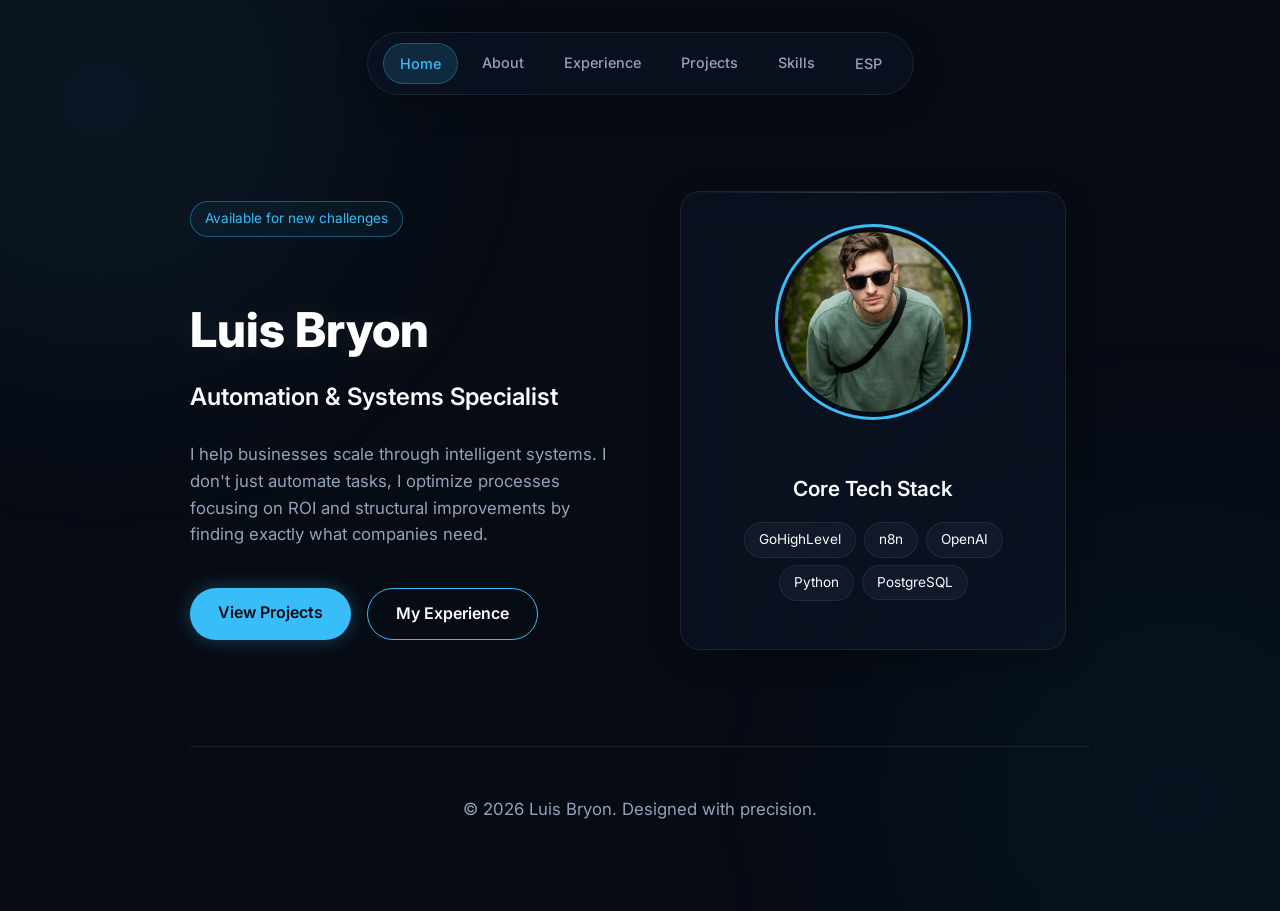
<file: index.html>
<!DOCTYPE html>
<html lang="en">
<head>
    <meta charset="UTF-8">
    <meta name="viewport" content="width=device-width, initial-scale=1.0">
    <title>Luis Bryon | Automation & GHL Expert</title>
    <link rel="stylesheet" href="style.css">
    <link href="https://fonts.googleapis.com/css2?family=Inter:wght@400;500;600;800&family=JetBrains+Mono&display=swap" rel="stylesheet">
</head>
<body>
    <div class="container">
        <nav>
            <div class="nav-container">
                <a href="index.html" data-en="Home" data-es="Inicio">Home</a>
                <a href="acerca.html" data-en="About" data-es="Sobre mí">About</a>
                <a href="historia.html" data-en="Experience" data-es="Experiencia">Experience</a>
                <a href="proyectos.html" data-en="Projects" data-es="Proyectos">Projects</a>
                <a href="skills.html" data-en="Skills" data-es="Habilidades">Skills</a>
                <button id="lang-toggle" class="lang-btn">ESP</button>
            </div>
        </nav>

        <main>
            <section style="margin-top: 6rem; margin-bottom: 6rem;">
                <div class="grid-2" style="align-items: center;">
                    <div>
                        <div class="tag highlight" style="display: inline-block; margin-bottom: 1.5rem;" data-en="Available for new challenges" data-es="Disponible para nuevos retos">Available for new challenges</div>
                        <h1 data-en="Luis Bryon" data-es="Luis Bryon">Luis Bryon</h1>
                        <h2 style="color: var(--text-main); font-size: 1.5rem;" data-en="Automation & Systems Specialist" data-es="Especialista en Sistemas & Automatización">Automation & Systems Specialist</h2>
                        <p data-en="I help businesses scale through intelligent systems. I don't just automate tasks, I optimize processes focusing on ROI and structural improvements by finding exactly what companies need." data-es="Ayudo a escalar negocios mediante sistemas inteligentes. No solo automatizo tareas, optimizo procesos enfocándome en el ROI y mejoras estructurales, detectando los puntos débiles de cada empresa.">
                            I help businesses scale through intelligent systems. I don't just automate tasks, I optimize processes focusing on ROI and structural improvements by finding exactly what companies need.
                        </p>
                        <div style="margin-top: 2.5rem; display: flex; gap: 1rem; flex-wrap: wrap;">
                            <a href="proyectos.html" class="btn-primary" data-en="View Projects" data-es="Ver Proyectos">View Projects</a>
                            <a href="historia.html" class="btn-primary" style="background: transparent; border: 1px solid var(--accent); color: var(--text-main); box-shadow: none;" data-en="My Experience" data-es="Mi Experiencia">My Experience</a>
                        </div>
                    </div>
                    <div style="display: flex; justify-content: center;">
                        <div class="glass-card" style="text-align: center; max-width: 320px; width: 100%;">
                            <img src="assets/images/profile.webp" alt="Luis Bryon" style="width: 180px; height: 180px; border-radius: 50%; object-fit: cover; margin-bottom: 1.5rem; border: 3px solid var(--accent); padding: 5px; background: var(--bg-dark);" onerror="this.src='https://via.placeholder.com/180/0f172a/38bdf8?text=LB'">
                            <h3 data-en="Core Tech Stack" data-es="Stack Principal">Core Tech Stack</h3>
                            <div class="tag-container" style="justify-content: center; margin-top: 1rem;">
                                <span class="tag">GoHighLevel</span>
                                <span class="tag">n8n</span>
                                <span class="tag">OpenAI</span>
                                <span class="tag">Python</span>
                                <span class="tag">PostgreSQL</span>
                            </div>
                        </div>
                    </div>
                </div>
            </section>
        </main>

        <footer>
            <p data-en="&copy; 2026 Luis Bryon. Designed with precision." data-es="&copy; 2026 Luis Bryon. Diseñado con precisión.">&copy; 2026 Luis Bryon. Designed with precision.</p>
        </footer>
    </div>
    <script src="script.js"></script>
</body>
</html>
</file>
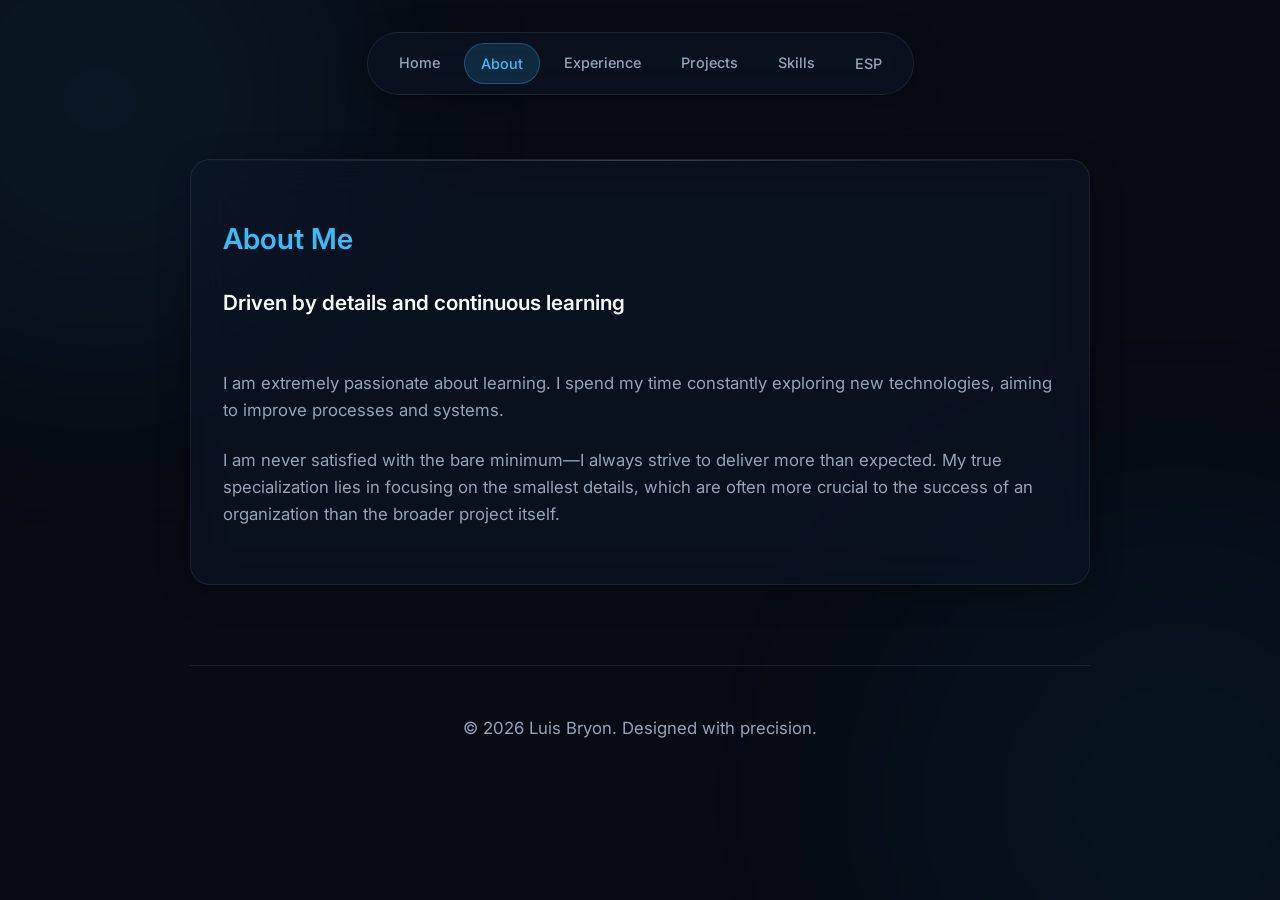
<file: acerca.html>
<!DOCTYPE html>
<html lang="en">
<head>
    <meta charset="UTF-8">
    <meta name="viewport" content="width=device-width, initial-scale=1.0">
    <title>About | Luis Bryon</title>
    <link rel="stylesheet" href="style.css">
    <link href="https://fonts.googleapis.com/css2?family=Inter:wght@400;500;600;800&family=JetBrains+Mono&display=swap" rel="stylesheet">
</head>
<body>
    <div class="container">
        <nav>
            <div class="nav-container">
                <a href="index.html" data-en="Home" data-es="Inicio">Home</a>
                <a href="acerca.html" data-en="About" data-es="Sobre mí">About</a>
                <a href="historia.html" data-en="Experience" data-es="Experiencia">Experience</a>
                <a href="proyectos.html" data-en="Projects" data-es="Proyectos">Projects</a>
                <a href="skills.html" data-en="Skills" data-es="Habilidades">Skills</a>
                <button id="lang-toggle" class="lang-btn">ESP</button>
            </div>
        </nav>

        <main>
            <div class="glass-card" style="margin-top: 2rem;">
                <h2 data-en="About Me" data-es="Sobre mí">About Me</h2>
                <h3 data-en="Driven by details and continuous learning" data-es="Impulsado por los detalles y el aprendizaje continuo">Driven by details and continuous learning</h3>
                <br>
                <p data-en="I am extremely passionate about learning. I spend my time constantly exploring new technologies, aiming to improve processes and systems." data-es="Me apasiona aprender demasiado, todo el tiempo. Constantemente exploro nuevas tecnologías con el objetivo de mejorar procesos y sistemas.">
                    I am extremely passionate about learning. I spend my time constantly exploring new technologies, aiming to improve processes and systems.
                </p>
                <p data-en="I am never satisfied with the bare minimum—I always strive to deliver more than expected. My true specialization lies in focusing on the smallest details, which are often more crucial to the success of an organization than the broader project itself." data-es="Nunca estoy conforme con lo mínimo; siempre doy más de lo esperado. Mi verdadera especialidad radica en enfocarme en los detalles más pequeños, que a menudo son más cruciales para el éxito de una organización que el proyecto en general.">
                    I am never satisfied with the bare minimum—I always strive to deliver more than expected. My true specialization lies in focusing on the smallest details, which are often more crucial to the success of an organization than the broader project itself.
                </p>
            </div>
        </main>

        <footer>
            <p data-en="&copy; 2026 Luis Bryon. Designed with precision." data-es="&copy; 2026 Luis Bryon. Diseñado con precisión.">&copy; 2026 Luis Bryon. Designed with precision.</p>
        </footer>
    </div>
    <script src="script.js"></script>
</body>
</html>
</file>
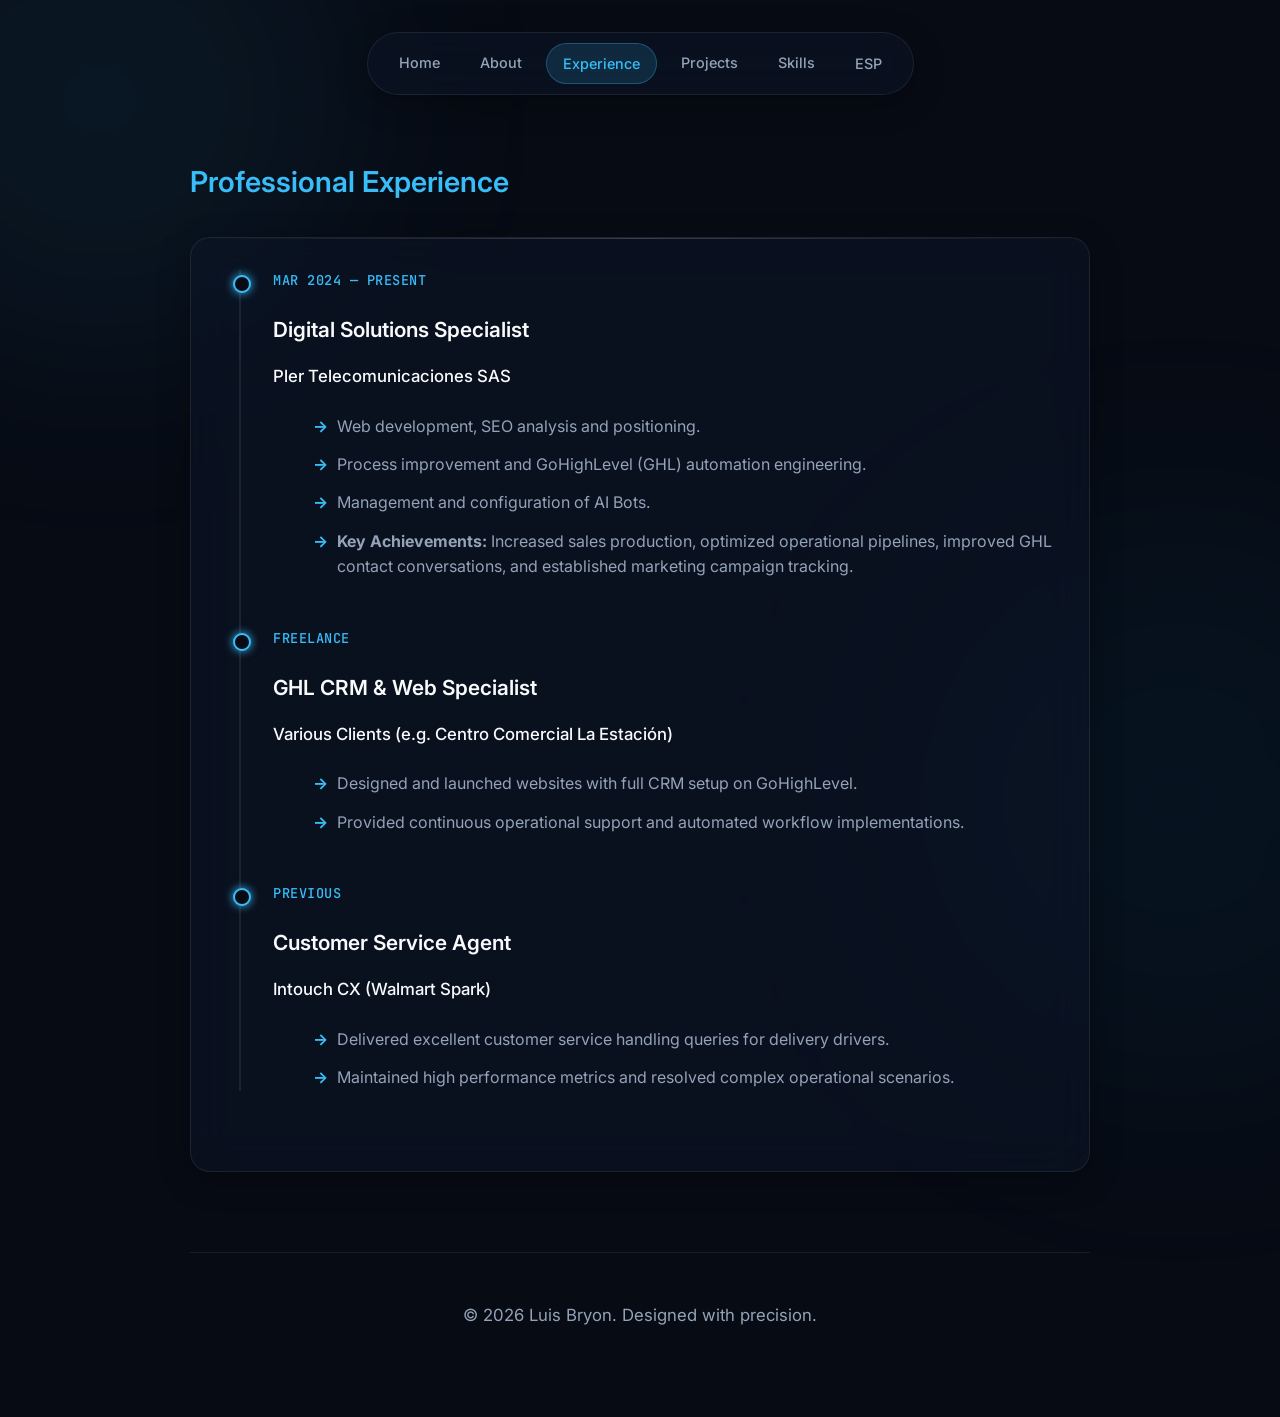
<file: historia.html>
<!DOCTYPE html>
<html lang="en">
<head>
    <meta charset="UTF-8">
    <meta name="viewport" content="width=device-width, initial-scale=1.0">
    <title>Experience | Luis Bryon</title>
    <link rel="stylesheet" href="style.css">
    <link href="https://fonts.googleapis.com/css2?family=Inter:wght@400;500;600;800&family=JetBrains+Mono&display=swap" rel="stylesheet">
</head>
<body>
    <div class="container">
        <nav>
            <div class="nav-container">
                <a href="index.html" data-en="Home" data-es="Inicio">Home</a>
                <a href="acerca.html" data-en="About" data-es="Sobre mí">About</a>
                <a href="historia.html" data-en="Experience" data-es="Experiencia">Experience</a>
                <a href="proyectos.html" data-en="Projects" data-es="Proyectos">Projects</a>
                <a href="skills.html" data-en="Skills" data-es="Habilidades">Skills</a>
                <button id="lang-toggle" class="lang-btn">ESP</button>
            </div>
        </nav>

        <main>
            <h2 data-en="Professional Experience" data-es="Experiencia Profesional">Professional Experience</h2>
            
            <div class="glass-card" style="margin-top: 2rem;">
                <div class="timeline">
                    <!-- Pler Telecomunicaciones -->
                    <div class="timeline-item">
                        <div class="timeline-date">MAR 2024 — PRESENT</div>
                        <h3 data-en="Digital Solutions Specialist" data-es="Especialista en Soluciones Digitales">Digital Solutions Specialist</h3>
                        <p style="color: var(--text-main); font-weight: 500;">Pler Telecomunicaciones SAS</p>
                        <ul class="custom-list">
                            <li data-en="Web development, SEO analysis and positioning." data-es="Desarrollo web, análisis y posicionamiento SEO.">Web development, SEO analysis and positioning.</li>
                            <li data-en="Process improvement and GoHighLevel (GHL) automation engineering." data-es="Mejora de procesos y automatizaciones en GoHighLevel (GHL).">Process improvement and GoHighLevel (GHL) automation engineering.</li>
                            <li data-en="Management and configuration of AI Bots." data-es="Manejo y configuración de Bots de Inteligencia Artificial.">Management and configuration of AI Bots.</li>
                            <li data-en="<strong>Key Achievements:</strong> Increased sales production, optimized operational pipelines, improved GHL contact conversations, and established marketing campaign tracking." data-es="<strong>Logros Clave:</strong> Aumenté la producción de ventas, mejoré procesos operativos y pipelines, optimicé conversaciones con contactos en GHL, y automaticé el trackeo de campañas de Marketing."><strong>Key Achievements:</strong> Increased sales production, optimized operational pipelines, improved GHL contact conversations, and established marketing campaign tracking.</li>
                        </ul>
                    </div>

                    <!-- Freelance -->
                    <div class="timeline-item">
                        <div class="timeline-date">FREELANCE</div>
                        <h3 data-en="GHL CRM & Web Specialist" data-es="Especialista CRM GHL & Web">GHL CRM & Web Specialist</h3>
                        <p style="color: var(--text-main); font-weight: 500;" data-en="Various Clients (e.g. Centro Comercial La Estación)" data-es="Varios Clientes (ej. Centro Comercial La Estación)">Various Clients (e.g. Centro Comercial La Estación)</p>
                        <ul class="custom-list">
                            <li data-en="Designed and launched websites with full CRM setup on GoHighLevel." data-es="Diseño web y configuración completa del CRM en GoHighLevel.">Designed and launched websites with full CRM setup on GoHighLevel.</li>
                            <li data-en="Provided continuous operational support and automated workflow implementations." data-es="Soporte continuo e implementaciones de flujos de automatización.">Provided continuous operational support and automated workflow implementations.</li>
                        </ul>
                    </div>

                    <!-- Intouch CX -->
                    <div class="timeline-item">
                        <div class="timeline-date">PREVIOUS</div>
                        <h3 data-en="Customer Service Agent" data-es="Agente de Servicio al Cliente">Customer Service Agent</h3>
                        <p style="color: var(--text-main); font-weight: 500;">Intouch CX (Walmart Spark)</p>
                        <ul class="custom-list">
                            <li data-en="Delivered excellent customer service handling queries for delivery drivers." data-es="Servicio al cliente excelente atendiendo a repartidores de deliveries.">Delivered excellent customer service handling queries for delivery drivers.</li>
                            <li data-en="Maintained high performance metrics and resolved complex operational scenarios." data-es="Mantuve métricas de alto rendimiento resolviendo escenarios operativos complejos.">Maintained high performance metrics and resolved complex operational scenarios.</li>
                        </ul>
                    </div>
                </div>
            </div>
        </main>

        <footer>
            <p data-en="&copy; 2026 Luis Bryon. Designed with precision." data-es="&copy; 2026 Luis Bryon. Diseñado con precisión.">&copy; 2026 Luis Bryon. Designed with precision.</p>
        </footer>
    </div>
    <script src="script.js"></script>
</body>
</html>
</file>
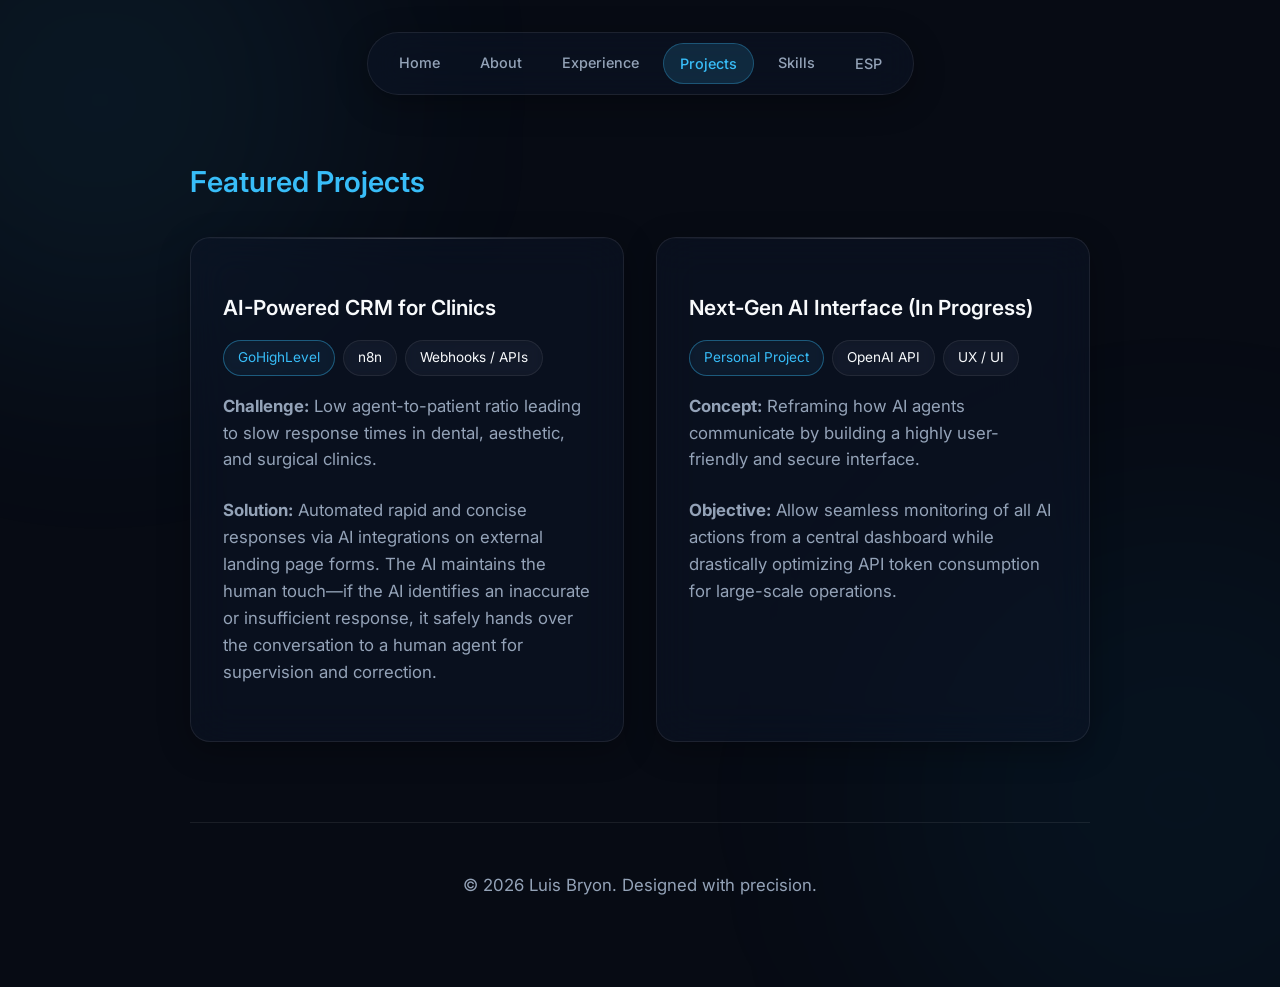
<file: proyectos.html>
<!DOCTYPE html>
<html lang="en">
<head>
    <meta charset="UTF-8">
    <meta name="viewport" content="width=device-width, initial-scale=1.0">
    <title>Projects | Luis Bryon</title>
    <link rel="stylesheet" href="style.css">
    <link href="https://fonts.googleapis.com/css2?family=Inter:wght@400;500;600;800&family=JetBrains+Mono&display=swap" rel="stylesheet">
</head>
<body>
    <div class="container">
        <nav>
            <div class="nav-container">
                <a href="index.html" data-en="Home" data-es="Inicio">Home</a>
                <a href="acerca.html" data-en="About" data-es="Sobre mí">About</a>
                <a href="historia.html" data-en="Experience" data-es="Experiencia">Experience</a>
                <a href="proyectos.html" data-en="Projects" data-es="Proyectos">Projects</a>
                <a href="skills.html" data-en="Skills" data-es="Habilidades">Skills</a>
                <button id="lang-toggle" class="lang-btn">ESP</button>
            </div>
        </nav>

        <main>
            <h2 data-en="Featured Projects" data-es="Proyectos Destacados">Featured Projects</h2>
            
            <div class="grid-2" style="margin-top: 2rem;">
                <!-- AI CRM -->
                <div class="glass-card">
                    <h3 data-en="AI-Powered CRM for Clinics" data-es="CRM con IA para Clínicas">AI-Powered CRM for Clinics</h3>
                    <div class="tag-container" style="margin-top: 1rem; margin-bottom: 1rem;">
                        <span class="tag highlight">GoHighLevel</span>
                        <span class="tag">n8n</span>
                        <span class="tag">Webhooks / APIs</span>
                    </div>
                    <p data-en="<strong>Challenge:</strong> Low agent-to-patient ratio leading to slow response times in dental, aesthetic, and surgical clinics." data-es="<strong>Reto:</strong> Pocos agentes para una gran cantidad de pacientes, lo que generaba tiempos de respuesta lentos en clínicas dentales, estéticas y quirúrgicas.">
                        <strong>Challenge:</strong> Low agent-to-patient ratio leading to slow response times in dental, aesthetic, and surgical clinics.
                    </p>
                    <p data-en="<strong>Solution:</strong> Automated rapid and concise responses via AI integrations on external landing page forms. The AI maintains the human touch—if the AI identifies an inaccurate or insufficient response, it safely hands over the conversation to a human agent for supervision and correction." data-es="<strong>Solución:</strong> Respuestas automatizadas, rápidas y concisas mediante integraciones de IA en formularios externos de landing pages. Si la IA detecta que no puede dar una respuesta adecuada, cede el control a un humano, manteniendo la supervisión.">
                        <strong>Solution:</strong> Automated rapid and concise responses via AI integrations on external landing page forms. The AI maintains the human touch—if the AI identifies an inaccurate or insufficient response, it safely hands over the conversation to a human agent for supervision and correction.
                    </p>
                </div>

                <!-- Next-Gen AI Interface -->
                <div class="glass-card">
                    <h3 data-en="Next-Gen AI Interface (In Progress)" data-es="Interfaz IA de Nueva Generación (En progreso)">Next-Gen AI Interface (In Progress)</h3>
                    <div class="tag-container" style="margin-top: 1rem; margin-bottom: 1rem;">
                        <span class="tag highlight">Personal Project</span>
                        <span class="tag">OpenAI API</span>
                        <span class="tag">UX / UI</span>
                    </div>
                    <p data-en="<strong>Concept:</strong> Reframing how AI agents communicate by building a highly user-friendly and secure interface." data-es="<strong>Concepto:</strong> Replantear cómo se comunican los agentes de IA construyendo una interfaz altamente amigable y segura.">
                        <strong>Concept:</strong> Reframing how AI agents communicate by building a highly user-friendly and secure interface.
                    </p>
                    <p data-en="<strong>Objective:</strong> Allow seamless monitoring of all AI actions from a central dashboard while drastically optimizing API token consumption for large-scale operations." data-es="<strong>Objetivo:</strong> Permitir la supervisión visual de todo lo que hacen los agentes y optimizar drásticamente el consumo de tokens en operaciones a gran escala.">
                        <strong>Objective:</strong> Allow seamless monitoring of all AI actions from a central dashboard while drastically optimizing API token consumption for large-scale operations.
                    </p>
                </div>
            </div>
        </main>

        <footer>
            <p data-en="&copy; 2026 Luis Bryon. Designed with precision." data-es="&copy; 2026 Luis Bryon. Diseñado con precisión.">&copy; 2026 Luis Bryon. Designed with precision.</p>
        </footer>
    </div>
    <script src="script.js"></script>
</body>
</html>
</file>
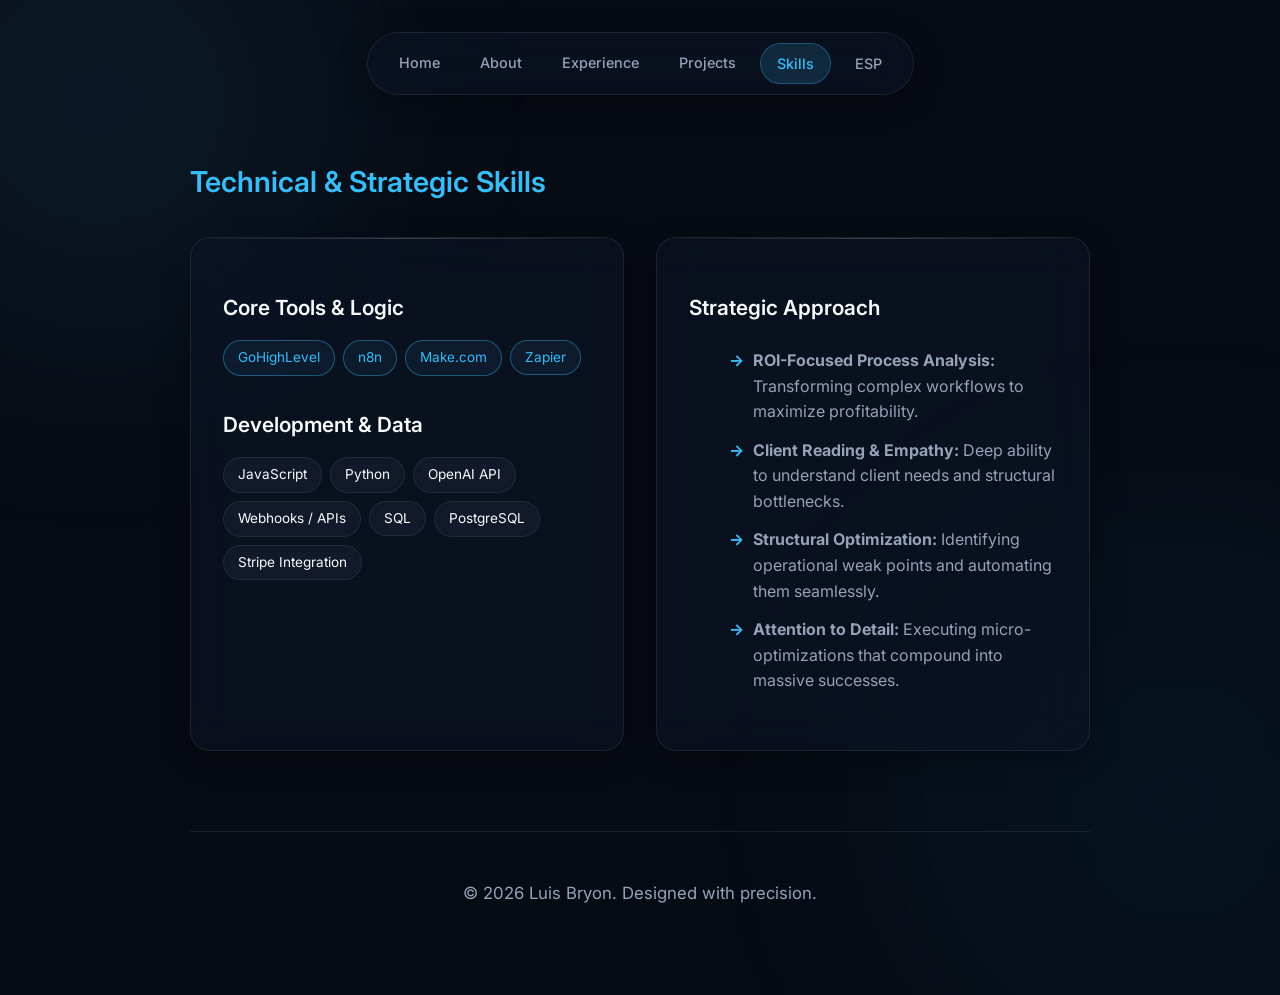
<file: skills.html>
<!DOCTYPE html>
<html lang="en">
<head>
    <meta charset="UTF-8">
    <meta name="viewport" content="width=device-width, initial-scale=1.0">
    <title>Skills | Luis Bryon</title>
    <link rel="stylesheet" href="style.css">
    <link href="https://fonts.googleapis.com/css2?family=Inter:wght@400;500;600;800&family=JetBrains+Mono&display=swap" rel="stylesheet">
</head>
<body>
    <div class="container">
        <nav>
            <div class="nav-container">
                <a href="index.html" data-en="Home" data-es="Inicio">Home</a>
                <a href="acerca.html" data-en="About" data-es="Sobre mí">About</a>
                <a href="historia.html" data-en="Experience" data-es="Experiencia">Experience</a>
                <a href="proyectos.html" data-en="Projects" data-es="Proyectos">Projects</a>
                <a href="skills.html" data-en="Skills" data-es="Habilidades">Skills</a>
                <button id="lang-toggle" class="lang-btn">ESP</button>
            </div>
        </nav>

        <main>
            <h2 data-en="Technical & Strategic Skills" data-es="Habilidades Técnicas y Estratégicas">Technical & Strategic Skills</h2>
            
            <div class="grid-2" style="margin-top: 2rem;">
                <div class="glass-card">
                    <h3 data-en="Core Tools & Logic" data-es="Herramientas y Lógica">Core Tools & Logic</h3>
                    <div class="tag-container" style="margin-top: 1rem; margin-bottom: 2rem;">
                        <span class="tag highlight">GoHighLevel</span>
                        <span class="tag highlight">n8n</span>
                        <span class="tag highlight">Make.com</span>
                        <span class="tag highlight">Zapier</span>
                    </div>
                    
                    <h3 data-en="Development & Data" data-es="Desarrollo y Datos">Development & Data</h3>
                    <div class="tag-container" style="margin-top: 1rem;">
                        <span class="tag">JavaScript</span>
                        <span class="tag">Python</span>
                        <span class="tag">OpenAI API</span>
                        <span class="tag">Webhooks / APIs</span>
                        <span class="tag">SQL</span>
                        <span class="tag">PostgreSQL</span>
                        <span class="tag">Stripe Integration</span>
                    </div>
                </div>

                <div class="glass-card">
                    <h3 data-en="Strategic Approach" data-es="Enfoque Estratégico">Strategic Approach</h3>
                    <ul class="custom-list" style="margin-top: 1.5rem;">
                        <li data-en="<strong>ROI-Focused Process Analysis:</strong> Transforming complex workflows to maximize profitability." data-es="<strong>Análisis de Procesos (ROI):</strong> Transformación de flujos de trabajo para maximizar rentabilidad."><strong>ROI-Focused Process Analysis:</strong> Transforming complex workflows to maximize profitability.</li>
                        <li data-en="<strong>Client Reading & Empathy:</strong> Deep ability to understand client needs and structural bottlenecks." data-es="<strong>Lectura del Cliente:</strong> Capacidad profunda para entender necesidades y cuellos de botella estructurales."><strong>Client Reading & Empathy:</strong> Deep ability to understand client needs and structural bottlenecks.</li>
                        <li data-en="<strong>Structural Optimization:</strong> Identifying operational weak points and automating them seamlessly." data-es="<strong>Optimización Estructural:</strong> Identificación de puntos débiles operativos y su automatización."><strong>Structural Optimization:</strong> Identifying operational weak points and automating them seamlessly.</li>
                        <li data-en="<strong>Attention to Detail:</strong> Executing micro-optimizations that compound into massive successes." data-es="<strong>Atención al Detalle:</strong> Ejecución de micro-optimizaciones cruciales para el éxito masivo."><strong>Attention to Detail:</strong> Executing micro-optimizations that compound into massive successes.</li>
                    </ul>
                </div>
            </div>
        </main>

        <footer>
            <p data-en="&copy; 2026 Luis Bryon. Designed with precision." data-es="&copy; 2026 Luis Bryon. Diseñado con precisión.">&copy; 2026 Luis Bryon. Designed with precision.</p>
        </footer>
    </div>
    <script src="script.js"></script>
</body>
</html>
</file>
<file: style.css>
:root {
    --bg-dark: #070b14;
    --glass-bg: rgba(15, 23, 42, 0.45);
    --glass-border: rgba(255, 255, 255, 0.08);
    --glass-shadow: 0 8px 32px 0 rgba(0, 0, 0, 0.3);
    --text-main: #f8fafc;
    --text-dim: #94a3b8;
    --accent: #38bdf8;
    --accent-hover: #0ea5e9;
}

body {
    background-color: var(--bg-dark);
    color: var(--text-main);
    font-family: 'Inter', -apple-system, sans-serif;
    line-height: 1.6;
    margin: 0;
    padding: 0;
    position: relative;
    overflow-x: hidden;
    min-height: 100vh;
}

/* Apple-style Glass Background Orbs */
body::before, body::after {
    content: '';
    position: fixed;
    border-radius: 50%;
    filter: blur(120px);
    z-index: -1;
    opacity: 0.5;
}
body::before {
    width: 500px;
    height: 500px;
    background: rgba(56, 189, 248, 0.15);
    top: -150px;
    left: -150px;
}
body::after {
    width: 600px;
    height: 600px;
    background: rgba(14, 165, 233, 0.1);
    bottom: -200px;
    right: -200px;
}

.container {
    max-width: 900px;
    margin: 0 auto;
    padding: 2rem 1.5rem;
}

/* Glass Navbar */
nav {
    margin-bottom: 4rem;
    position: sticky;
    top: 20px;
    z-index: 100;
    display: flex;
    justify-content: center;
}
.nav-container {
    display: flex;
    gap: 8px;
    justify-content: center;
    background: var(--glass-bg);
    backdrop-filter: blur(20px);
    -webkit-backdrop-filter: blur(20px);
    padding: 10px 15px;
    border-radius: 50px;
    border: 1px solid var(--glass-border);
    box-shadow: var(--glass-shadow);
    flex-wrap: wrap;
}
.nav-container a, .lang-btn {
    color: var(--text-dim);
    text-decoration: none;
    font-size: 0.9rem;
    font-weight: 500;
    padding: 8px 16px;
    border-radius: 30px;
    transition: all 0.3s ease;
    background: transparent;
    border: none;
    cursor: pointer;
    font-family: inherit;
}
.nav-container a:hover, .lang-btn:hover {
    color: var(--text-main);
    background: rgba(255, 255, 255, 0.05);
}
.nav-container a.active {
    background: rgba(56, 189, 248, 0.15);
    color: var(--accent);
    border: 1px solid rgba(56, 189, 248, 0.3);
}

/* Glass Cards */
.glass-card {
    background: var(--glass-bg);
    backdrop-filter: blur(20px);
    -webkit-backdrop-filter: blur(20px);
    border: 1px solid var(--glass-border);
    border-radius: 20px;
    padding: 2rem;
    box-shadow: var(--glass-shadow);
    transition: transform 0.3s ease, border-color 0.3s ease;
    position: relative;
    overflow: hidden;
}
.glass-card::before {
    content: '';
    position: absolute;
    top: 0; left: 0; right: 0;
    height: 1px;
    background: linear-gradient(90deg, transparent, rgba(255,255,255,0.2), transparent);
}
.glass-card:hover {
    transform: translateY(-5px);
    border-color: rgba(56, 189, 248, 0.3);
}

/* Typography */
h1 { font-size: 3rem; font-weight: 800; margin-bottom: 0.5rem; line-height: 1.2; color: #fff; text-shadow: 0 0 30px rgba(255,255,255,0.1); }
h2 { font-size: 1.8rem; font-weight: 600; margin-bottom: 1.5rem; color: var(--accent); }
h3 { font-size: 1.3rem; font-weight: 600; margin-bottom: 0.5rem; color: var(--text-main); }
p { color: var(--text-dim); margin-bottom: 1.5rem; font-size: 1.05rem; }

/* Buttons */
.btn-primary {
    display: inline-block;
    background: var(--accent);
    color: #070b14;
    font-weight: 600;
    padding: 12px 28px;
    border-radius: 50px;
    text-decoration: none;
    transition: all 0.3s ease;
    box-shadow: 0 0 20px rgba(56, 189, 248, 0.3);
}
.btn-primary:hover {
    background: var(--accent-hover);
    box-shadow: 0 0 30px rgba(56, 189, 248, 0.5);
    transform: translateY(-2px);
}

/* Layouts */
.grid-2 { display: grid; grid-template-columns: 1fr 1fr; gap: 2rem; }
.grid-3 { display: grid; grid-template-columns: repeat(auto-fit, minmax(280px, 1fr)); gap: 1.5rem; }
@media (max-width: 768px) {
    .grid-2 { grid-template-columns: 1fr; }
    h1 { font-size: 2.2rem; }
}

/* Tags */
.tag-container { display: flex; flex-wrap: wrap; gap: 8px; margin-bottom: 1rem; }
.tag {
    background: rgba(255,255,255,0.03);
    border: 1px solid var(--glass-border);
    padding: 6px 14px;
    border-radius: 20px;
    font-size: 0.85rem;
    color: var(--text-main);
    backdrop-filter: blur(5px);
}
.tag.highlight { border-color: rgba(56, 189, 248, 0.4); color: var(--accent); background: rgba(56, 189, 248, 0.05); }

/* Timeline for Experience */
.timeline { border-left: 2px solid var(--glass-border); padding-left: 2rem; margin-left: 1rem; }
.timeline-item { position: relative; margin-bottom: 3rem; }
.timeline-item::before {
    content: '';
    position: absolute;
    width: 14px;
    height: 14px;
    background: var(--bg-dark);
    border: 2px solid var(--accent);
    border-radius: 50%;
    left: -2.5rem;
    top: 5px;
    box-shadow: 0 0 10px var(--accent);
}
.timeline-date { font-size: 0.85rem; color: var(--accent); margin-bottom: 0.5rem; font-weight: 500; font-family: 'JetBrains Mono', monospace; letter-spacing: 0.5px; }

/* Lists */
ul.custom-list { list-style: none; margin-bottom: 1.5rem; }
ul.custom-list li { position: relative; padding-left: 1.5rem; margin-bottom: 0.8rem; color: var(--text-dim); }
ul.custom-list li::before { content: "→"; position: absolute; left: 0; color: var(--accent); font-weight: bold; }

footer { text-align: center; margin-top: 5rem; padding: 2rem; border-top: 1px solid var(--glass-border); color: var(--text-dim); font-size: 0.9rem; }
</file>
